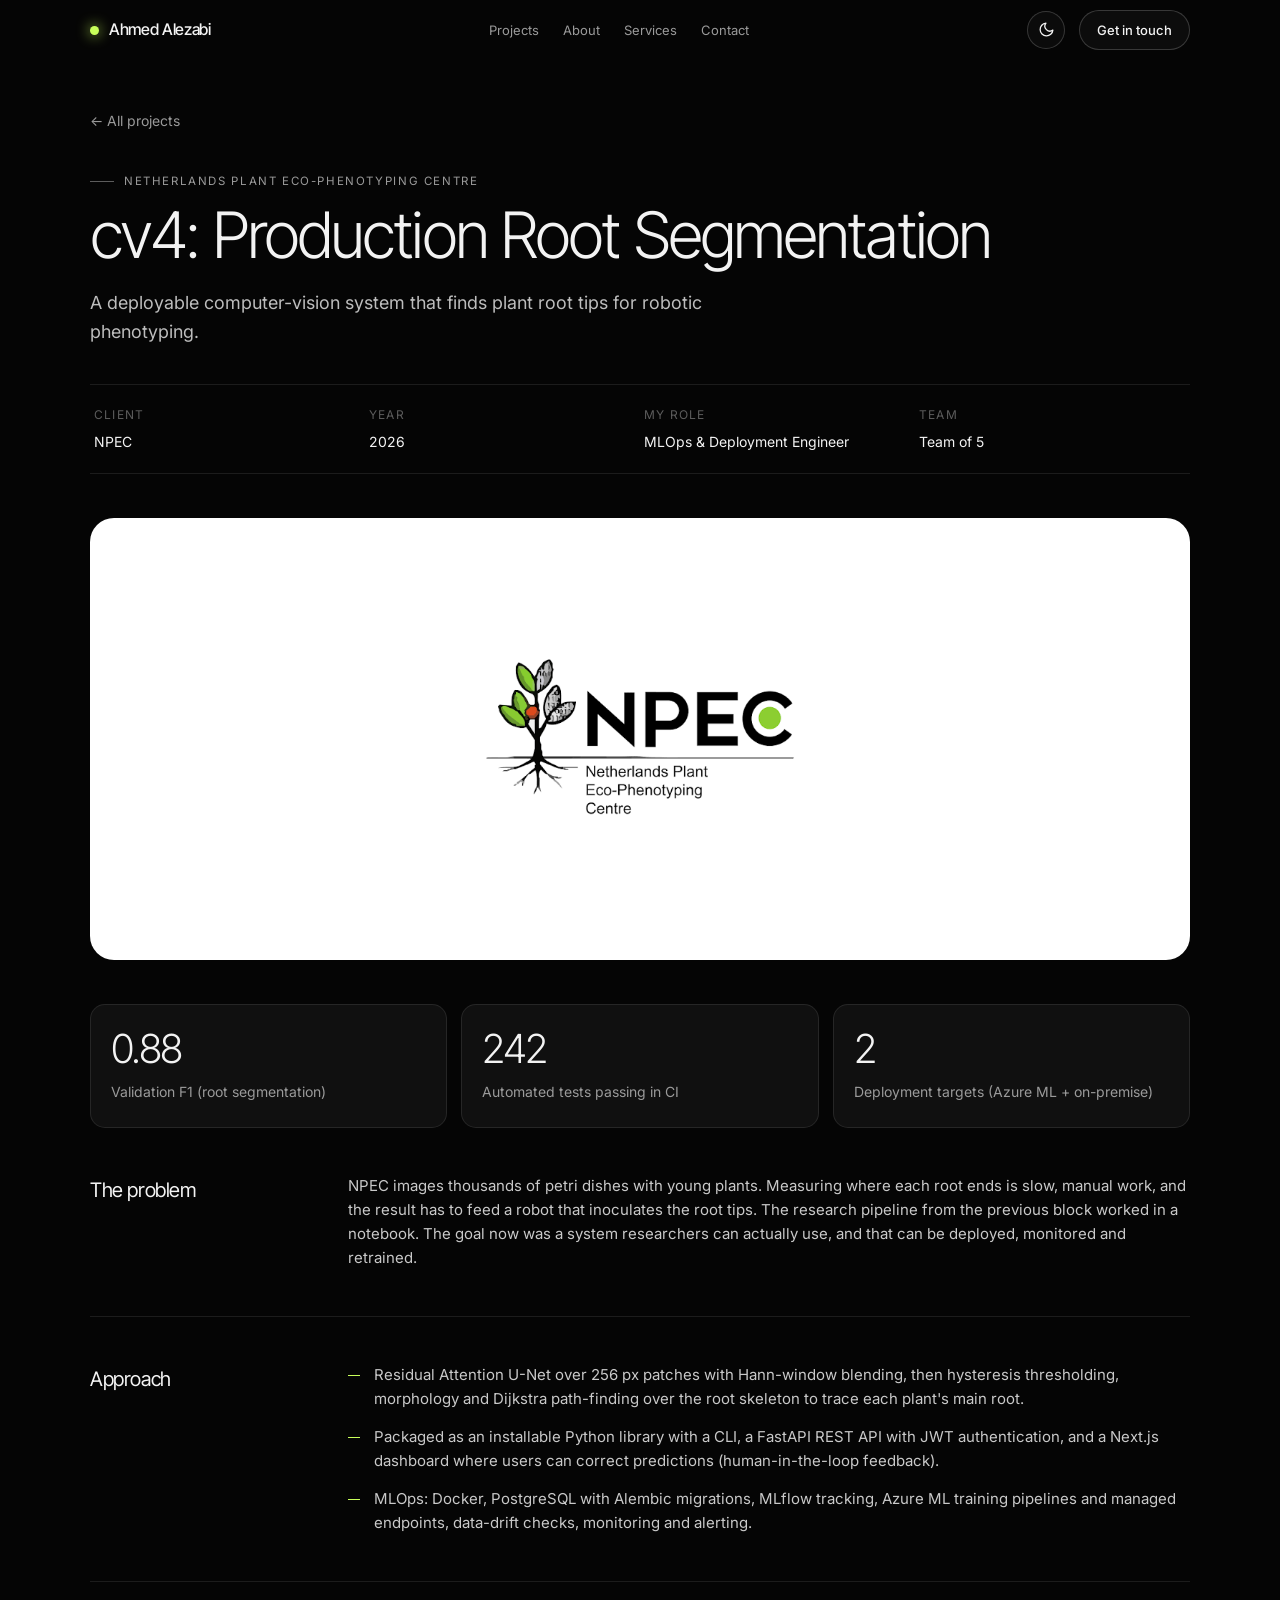
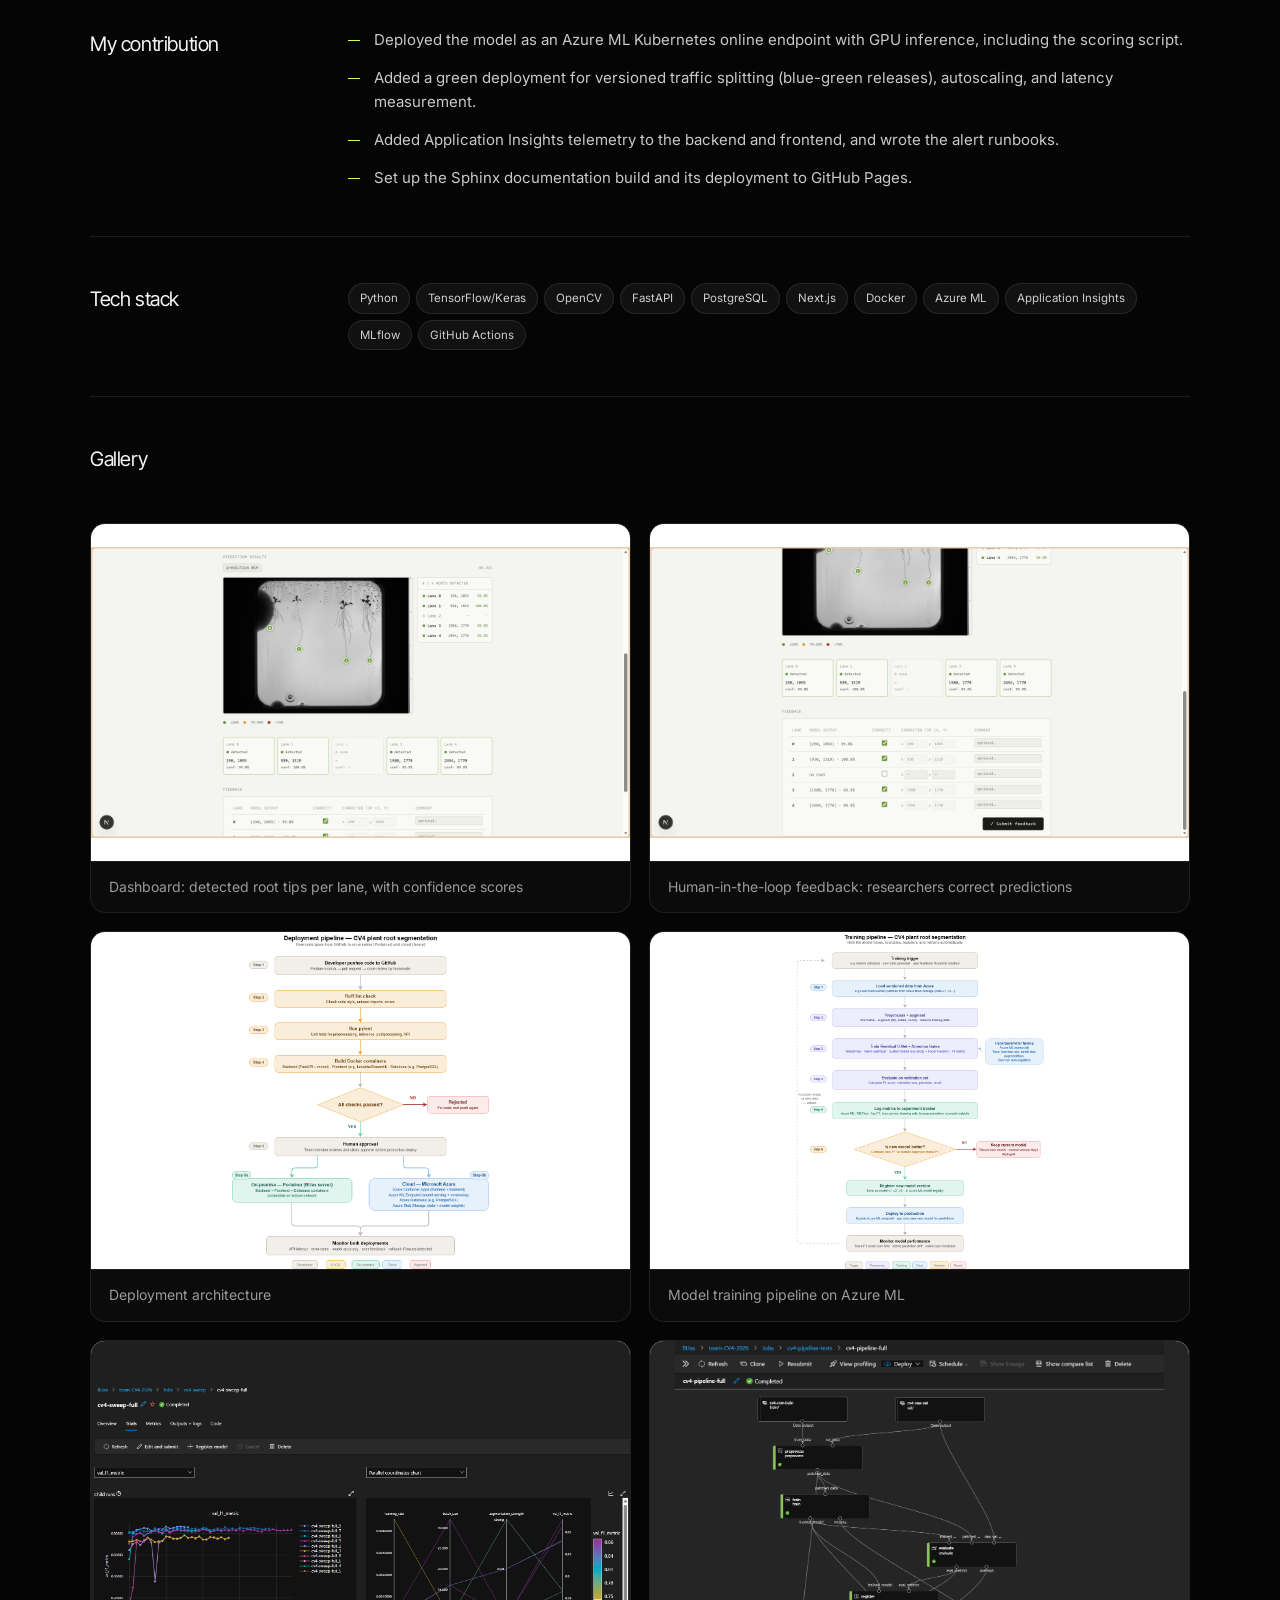
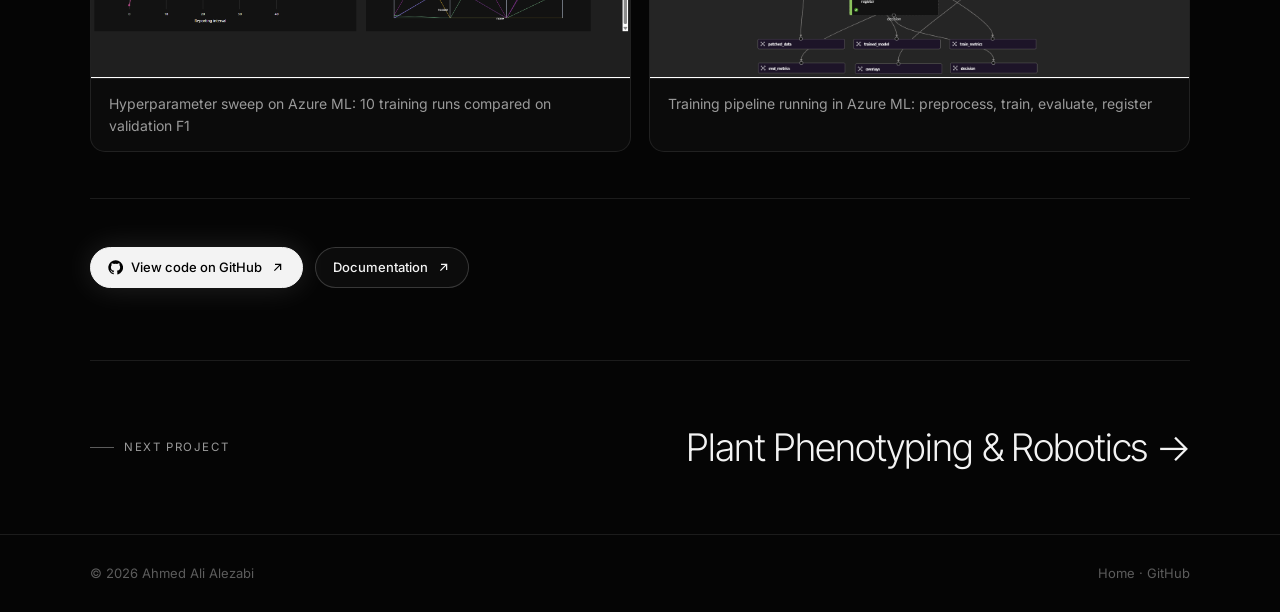
<file: project.html>
<!doctype html>
<html lang="en">
<head>
  <meta charset="utf-8" />
  <meta name="viewport" content="width=device-width, initial-scale=1" />
  <title>Case study · Ahmed Alezabi</title>
  <meta name="description" content="Project case study by Ahmed Ali Alezabi, AI & ML engineer." />
  <link rel="icon" href="data:image/svg+xml,<svg xmlns='http://www.w3.org/2000/svg' viewBox='0 0 32 32'><rect width='32' height='32' rx='8' fill='%23050505'/><circle cx='16' cy='16' r='5' fill='%23c8ff5a'/></svg>" />
  <link rel="preconnect" href="https://fonts.googleapis.com" />
  <link rel="preconnect" href="https://fonts.gstatic.com" crossorigin />
  <link href="https://fonts.googleapis.com/css2?family=Inter:wght@400;500;600&family=Inter+Tight:wght@200;300;400;500&display=swap" rel="stylesheet" />
  <link rel="stylesheet" href="css/style.css?v=202610311429" />
  <script>try { if (localStorage.getItem("theme") === "light") document.documentElement.dataset.theme = "light"; } catch (e) {}</script>
</head>
<body>
  <header class="nav" id="nav">
    <div class="wrap">
      <a href="index.html" class="brand"><span class="brand-dot"></span>Ahmed Alezabi</a>
      <nav class="nav-links" id="navLinks">
        <a href="index.html#projects">Projects</a>
        <a href="index.html#about">About</a>
        <a href="index.html#services">Services</a>
        <a href="index.html#contact">Contact</a>
      </nav>
      <div class="nav-cta">
        <button class="theme-toggle" id="themeToggle" type="button" aria-label="Switch to day mode" title="Day / night"><svg class="moon" viewBox="0 0 24 24" fill="none" stroke="currentColor" stroke-width="1.8" stroke-linecap="round" stroke-linejoin="round"><path d="M21 12.8A9 9 0 1 1 11.2 3a7 7 0 0 0 9.8 9.8Z"/></svg><svg class="sun" viewBox="0 0 24 24" fill="none" stroke="currentColor" stroke-width="1.8" stroke-linecap="round"><circle cx="12" cy="12" r="4"/><path d="M12 2v2M12 20v2M4.9 4.9l1.4 1.4M17.7 17.7l1.4 1.4M2 12h2M20 12h2M4.9 19.1l1.4-1.4M17.7 6.3l1.4-1.4"/></svg></button>
        <a class="btn" href="index.html#contact">Get in touch</a>
        <button class="menu-btn" id="menuBtn" aria-label="Open menu">☰</button>
      </div>
    </div>
  </header>

  <main id="caseStudy"></main>

  <div class="lightbox" id="lightbox" role="dialog" aria-label="Image preview"><img alt="" /></div>

  <footer>
    <div class="wrap">
      <span>© <span id="year"></span> Ahmed Ali Alezabi</span>
      <span><a href="index.html">Home</a> · <a href="https://github.com/AhmedAlezabi1" target="_blank" rel="noopener">GitHub</a></span>
    </div>
  </footer>

  <script src="js/projects.js?v=202610311429"></script>
  <script src="js/main.js?v=202610311429"></script>
</body>
</html>
</file>
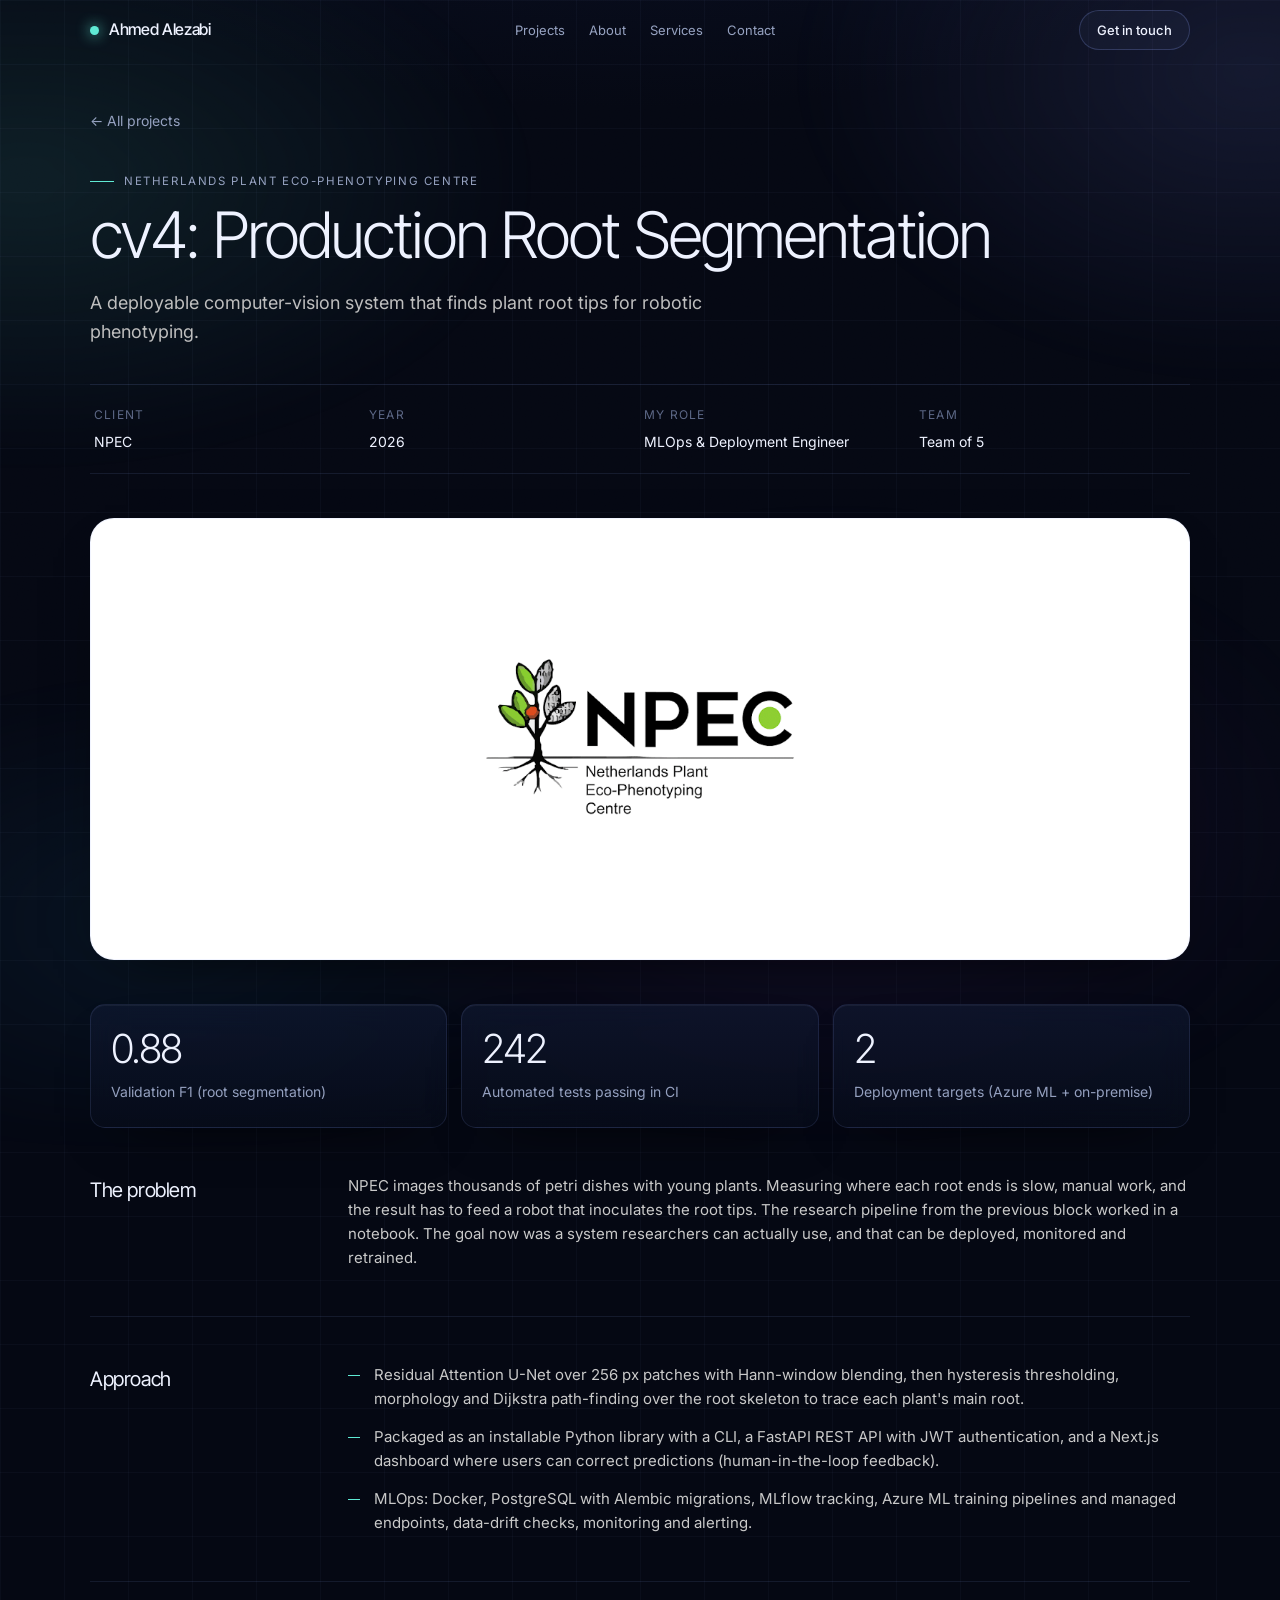
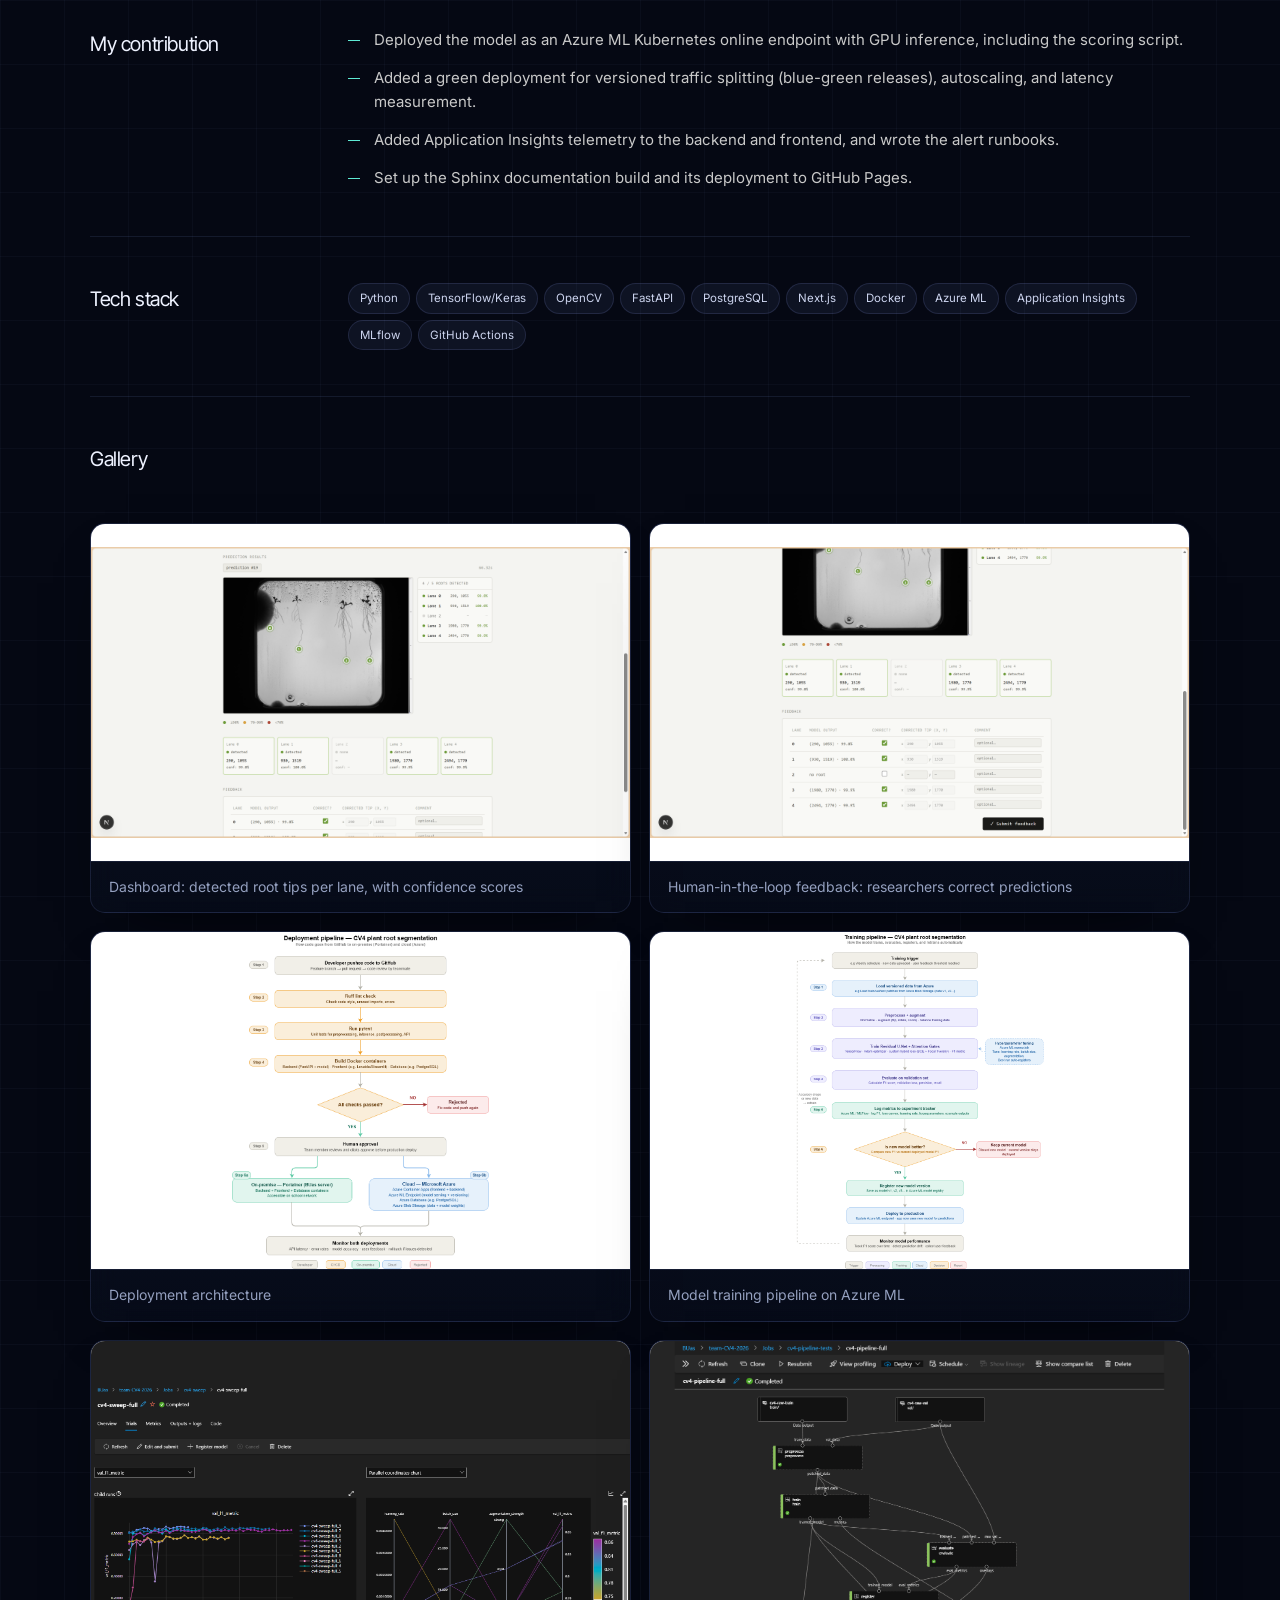
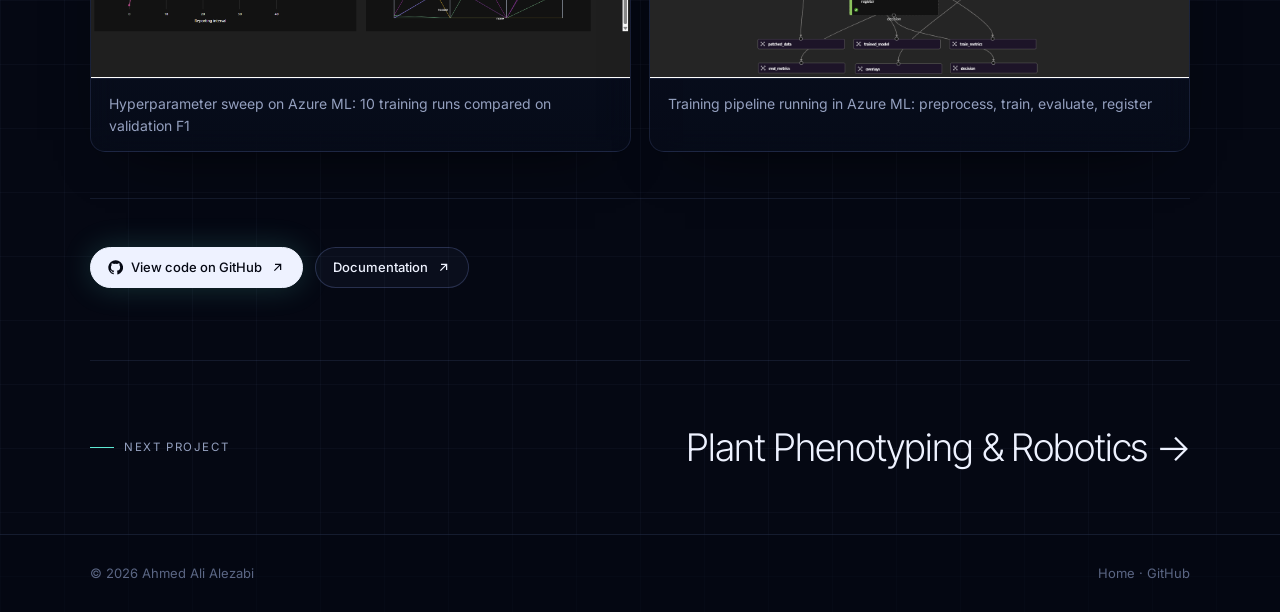
<file: v2/project.html>
<!doctype html>
<html lang="en">
<head>
  <meta charset="utf-8" />
  <meta name="viewport" content="width=device-width, initial-scale=1" />
  <title>Case study · Ahmed Alezabi</title>
  <meta name="description" content="Project case study by Ahmed Ali Alezabi, AI & ML engineer." />
  <link rel="icon" href="data:image/svg+xml,<svg xmlns='http://www.w3.org/2000/svg' viewBox='0 0 32 32'><rect width='32' height='32' rx='8' fill='%23050813'/><circle cx='16' cy='16' r='5' fill='%235eead4'/></svg>" />
  <link rel="preconnect" href="https://fonts.googleapis.com" />
  <link rel="preconnect" href="https://fonts.gstatic.com" crossorigin />
  <link href="https://fonts.googleapis.com/css2?family=Inter:wght@400;500;600&family=Inter+Tight:wght@200;300;400;500&display=swap" rel="stylesheet" />
  <link rel="stylesheet" href="../css/style.css?v=202610311429" />
  <link rel="stylesheet" href="css/theme.css?v=202610311429" />
</head>
<body>
  <header class="nav" id="nav">
    <div class="wrap">
      <a href="index.html" class="brand"><span class="brand-dot"></span>Ahmed Alezabi</a>
      <nav class="nav-links" id="navLinks">
        <a href="index.html#projects">Projects</a>
        <a href="index.html#about">About</a>
        <a href="index.html#services">Services</a>
        <a href="index.html#contact">Contact</a>
      </nav>
      <div class="nav-cta">
        <a class="btn" href="index.html#contact">Get in touch</a>
        <button class="menu-btn" id="menuBtn" aria-label="Open menu">☰</button>
      </div>
    </div>
  </header>

  <main id="caseStudy"></main>

  <div class="lightbox" id="lightbox" role="dialog" aria-label="Image preview"><img alt="" /></div>

  <footer>
    <div class="wrap">
      <span>© <span id="year"></span> Ahmed Ali Alezabi</span>
      <span><a href="index.html">Home</a> · <a href="https://github.com/AhmedAlezabi1" target="_blank" rel="noopener">GitHub</a></span>
    </div>
  </footer>

  <script src="../js/projects.js?v=202610311429"></script>
  <script>window.ASSET_BASE = "../";</script>
  <script src="../js/main.js?v=202610311429"></script>
</body>
</html>
</file>
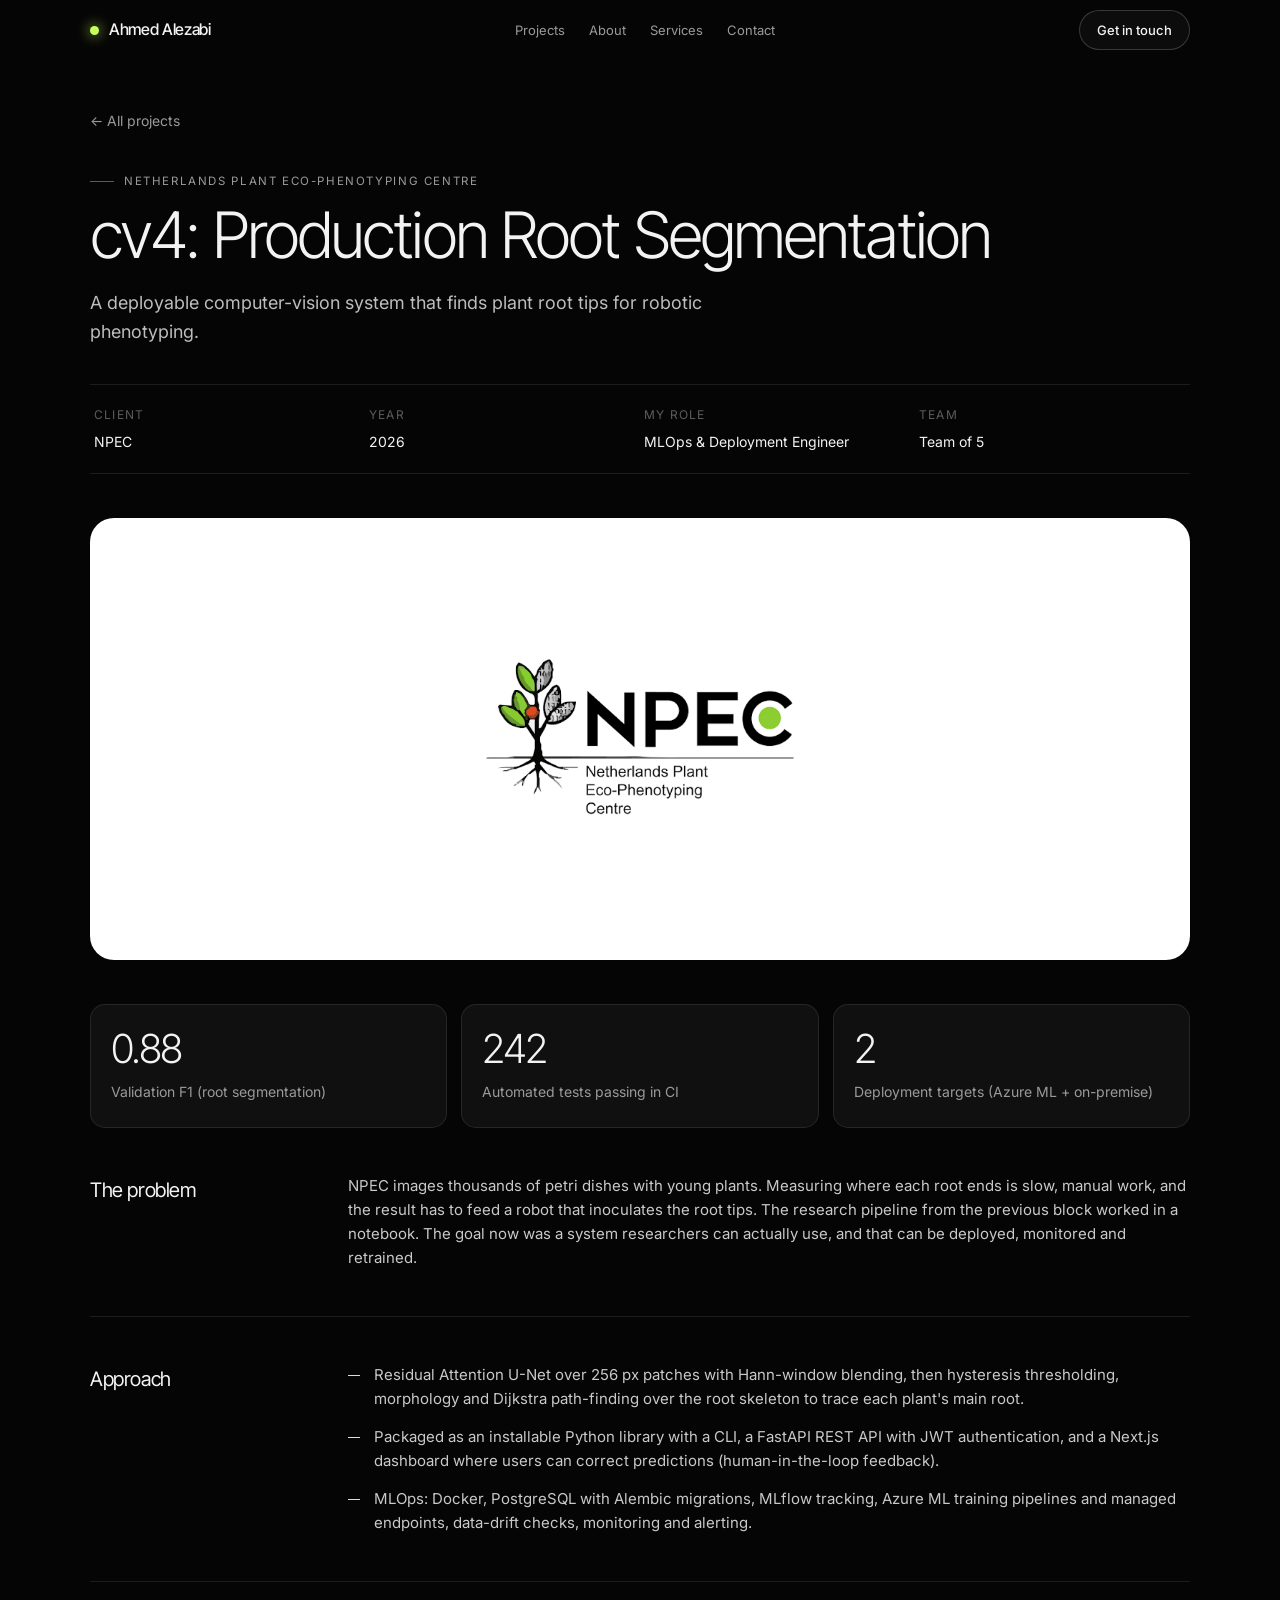
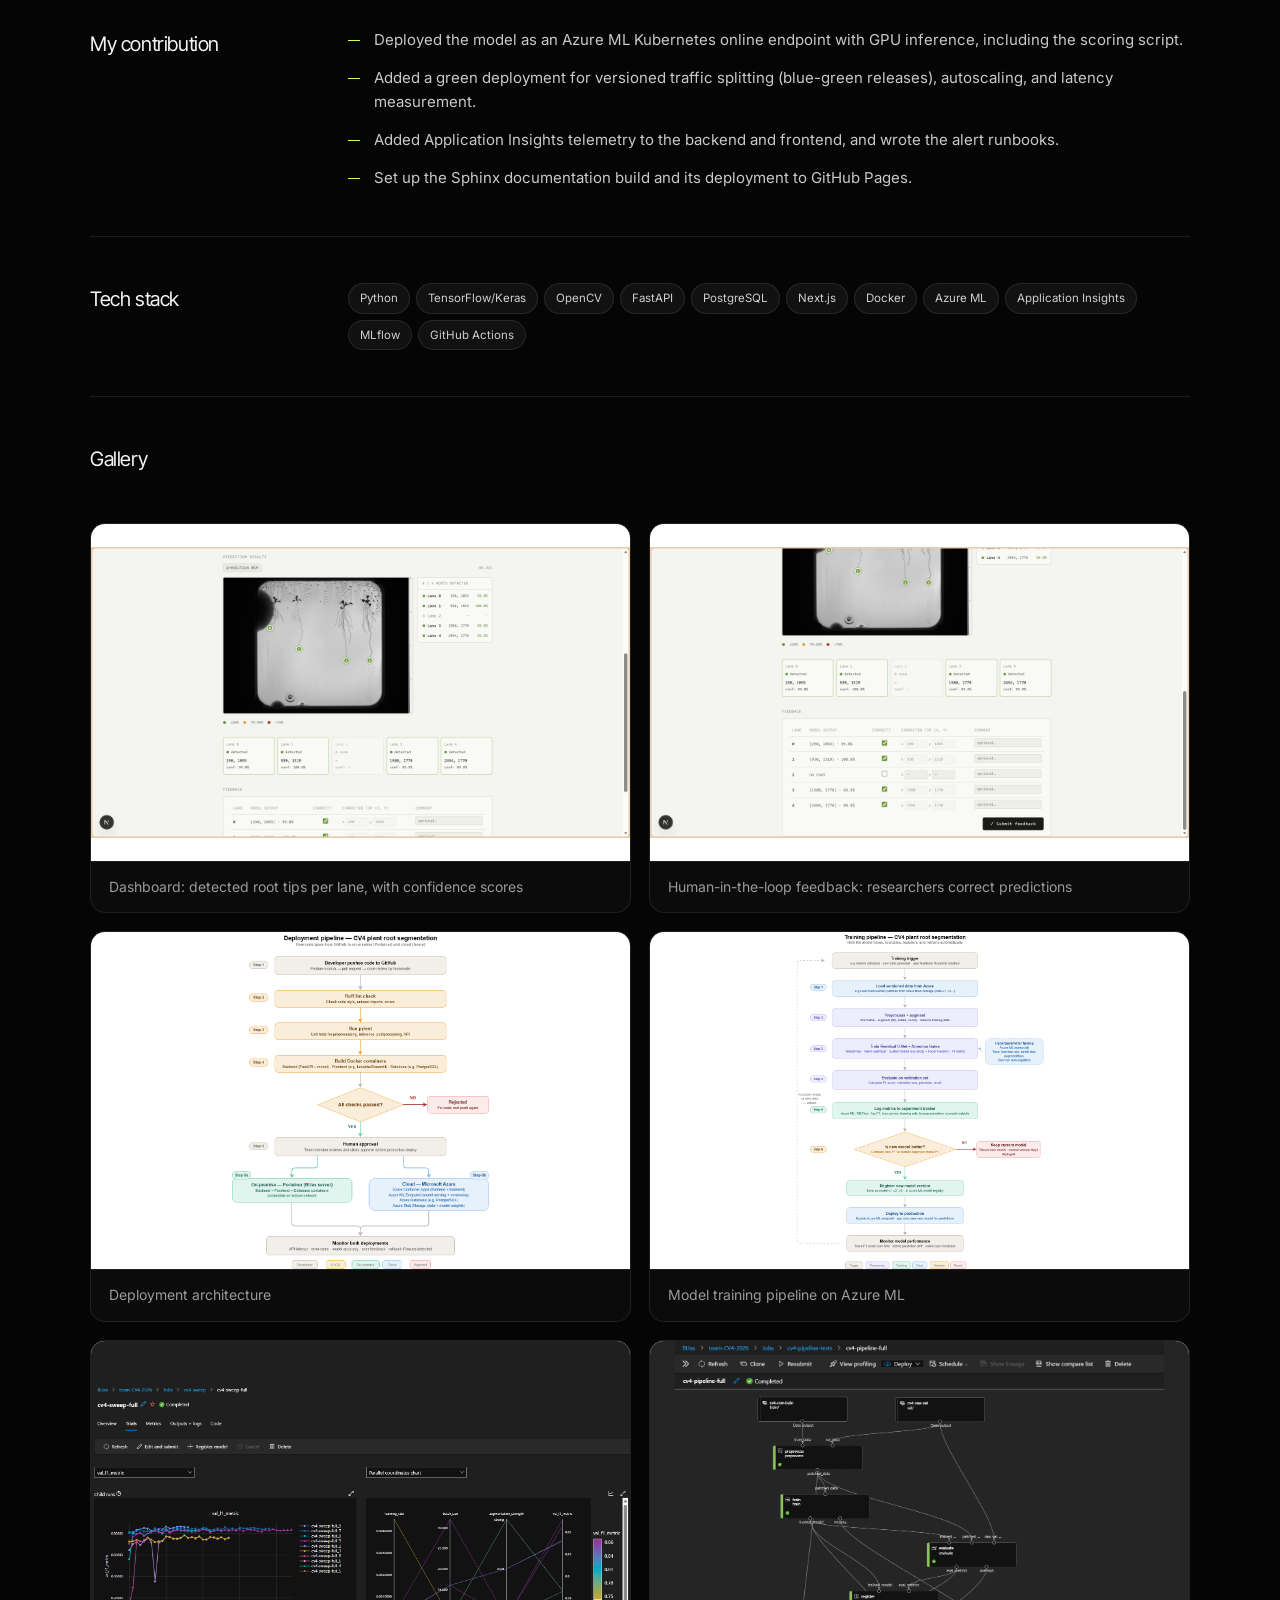
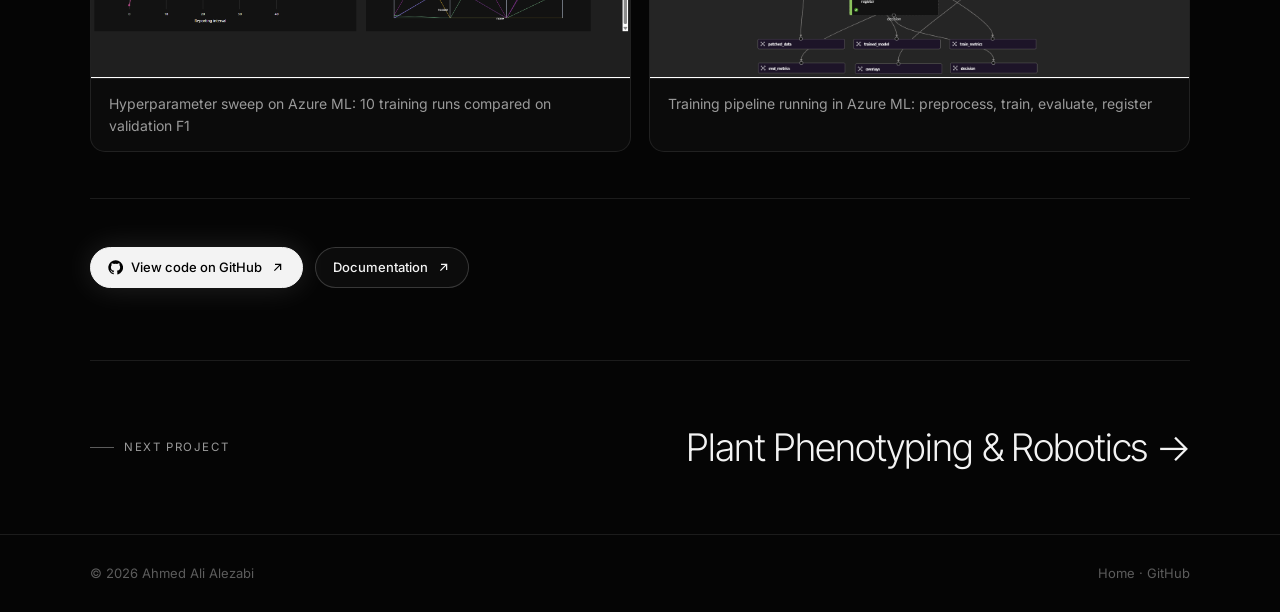
<file: v4/project.html>
<!doctype html>
<html lang="en">
<head>
  <meta charset="utf-8" />
  <meta name="viewport" content="width=device-width, initial-scale=1" />
  <title>Case study · Ahmed Alezabi</title>
  <meta name="description" content="Project case study by Ahmed Ali Alezabi, AI & ML engineer." />
  <link rel="icon" href="data:image/svg+xml,<svg xmlns='http://www.w3.org/2000/svg' viewBox='0 0 32 32'><rect width='32' height='32' rx='8' fill='%23050505'/><circle cx='16' cy='16' r='5' fill='%23c8ff5a'/></svg>" />
  <link rel="preconnect" href="https://fonts.googleapis.com" />
  <link rel="preconnect" href="https://fonts.gstatic.com" crossorigin />
  <link href="https://fonts.googleapis.com/css2?family=Inter:wght@400;500;600&family=Inter+Tight:wght@200;300;400;500&display=swap" rel="stylesheet" />
  <link rel="stylesheet" href="../css/style.css?v=202610112141" />
</head>
<body>
  <header class="nav" id="nav">
    <div class="wrap">
      <a href="index.html" class="brand"><span class="brand-dot"></span>Ahmed Alezabi</a>
      <nav class="nav-links" id="navLinks">
        <a href="index.html#projects">Projects</a>
        <a href="index.html#about">About</a>
        <a href="index.html#services">Services</a>
        <a href="index.html#contact">Contact</a>
      </nav>
      <div class="nav-cta">
        <a class="btn" href="index.html#contact">Get in touch</a>
        <button class="menu-btn" id="menuBtn" aria-label="Open menu">☰</button>
      </div>
    </div>
  </header>

  <main id="caseStudy"></main>

  <div class="lightbox" id="lightbox" role="dialog" aria-label="Image preview"><img alt="" /></div>

  <footer>
    <div class="wrap">
      <span>© <span id="year"></span> Ahmed Ali Alezabi</span>
      <span><a href="index.html">Home</a> · <a href="https://github.com/AhmedAlezabi1" target="_blank" rel="noopener">GitHub</a></span>
    </div>
  </footer>

  <script src="../js/projects.js?v=202610112141"></script>
  <script>window.ASSET_BASE = "../";</script>
  <script src="../js/main.js?v=202610112141"></script>
</body>
</html>
</file>
<file: css/style.css>
:root {
  --bg: #050505;
  --bg-2: #0c0c0c;
  --card: #101010;
  --fg: #f3f3f3;
  --muted: #9a9a9a;
  --faint: #5c5c5c;
  --line: rgba(255, 255, 255, 0.09);
  --line-strong: rgba(255, 255, 255, 0.18);
  --accent: #c8ff5a;
  --radius: 18px;
  --max: 1180px;
  --font-display: "Inter Tight", "Inter", system-ui, sans-serif;
  --font-body: "Inter", system-ui, -apple-system, "Segoe UI", sans-serif;
}

* { box-sizing: border-box; margin: 0; padding: 0; }
html { scroll-behavior: smooth; }
@media (prefers-reduced-motion: reduce) { html { scroll-behavior: auto; } }

body {
  background: var(--bg);
  color: var(--fg);
  font-family: var(--font-body);
  font-size: 16px;
  line-height: 1.6;
  -webkit-font-smoothing: antialiased;
  overflow-x: hidden;
}

img { max-width: 100%; display: block; }
a { color: inherit; text-decoration: none; }
::selection { background: var(--accent); color: #000; }

.wrap { width: min(var(--max), 100% - 32px); margin-inline: auto; }
.section { padding: 120px 0; border-top: 1px dashed var(--line); }
.eyebrow {
  font-size: 13px; letter-spacing: 0.14em; text-transform: uppercase;
  color: var(--muted); margin-bottom: 18px; display: flex; align-items: center; gap: 10px;
}
.eyebrow::before { content: ""; width: 24px; height: 1px; background: var(--faint); }
.h2 {
  font-family: var(--font-display); font-weight: 300;
  font-size: clamp(36px, 5.5vw, 64px); line-height: 1.05; letter-spacing: -0.03em;
}
.lead { color: var(--muted); max-width: 560px; margin-top: 18px; font-size: 17px; }

/* ---------- Navigation ---------- */
.nav {
  position: fixed; inset: 0 0 auto 0; z-index: 50;
  transition: background 0.3s, border-color 0.3s, backdrop-filter 0.3s;
  border-bottom: 1px solid transparent;
}
.nav.scrolled { background: rgba(5, 5, 5, 0.72); backdrop-filter: blur(14px); border-color: var(--line); }
.nav .wrap { display: flex; align-items: center; justify-content: space-between; height: 72px; }
.brand { font-family: var(--font-display); font-weight: 500; font-size: 18px; letter-spacing: -0.02em; display: flex; align-items: center; gap: 10px; }
.brand-dot { width: 9px; height: 9px; border-radius: 50%; background: var(--accent); box-shadow: 0 0 14px var(--accent); }
.nav-links { display: flex; gap: 30px; font-size: 14px; color: var(--muted); }
.nav-links a:hover { color: var(--fg); }
.nav-cta { display: flex; align-items: center; gap: 14px; }
.menu-btn { display: none; background: none; border: 1px solid var(--line-strong); color: var(--fg); border-radius: 999px; width: 40px; height: 40px; cursor: pointer; }

/* ---------- Buttons ---------- */
.btn {
  display: inline-flex; align-items: center; gap: 8px;
  padding: 12px 22px; border-radius: 999px; font-size: 14px; font-weight: 500;
  border: 1px solid var(--line-strong); background: rgba(255, 255, 255, 0.03);
  transition: transform 0.2s, background 0.2s, border-color 0.2s, box-shadow 0.2s;
  cursor: pointer; color: var(--fg); white-space: nowrap;
}
.btn:hover { transform: translateY(-2px); border-color: rgba(255, 255, 255, 0.4); background: rgba(255, 255, 255, 0.07); }
.btn-primary { background: var(--fg); color: #000; border-color: var(--fg); box-shadow: 0 0 30px rgba(255, 255, 255, 0.12); }
.btn-primary:hover { background: #fff; box-shadow: 0 0 40px rgba(255, 255, 255, 0.25); }
.btn svg { width: 15px; height: 15px; }

/* ---------- Hero ---------- */
.hero { position: relative; min-height: 100svh; display: grid; place-items: center; text-align: center; overflow: hidden; padding: 120px 0 80px; }
#smoke { position: absolute; inset: 0; width: 100%; height: 100%; z-index: 0; opacity: 0.9; }
.hero::after { content: ""; position: absolute; inset: auto 0 0 0; height: 220px; background: linear-gradient(transparent, var(--bg)); z-index: 1; pointer-events: none; }
.hero-inner { position: relative; z-index: 2; display: flex; flex-direction: column; align-items: center; }
.pill {
  display: inline-flex; align-items: center; gap: 10px; padding: 8px 16px; border-radius: 999px;
  border: 1px solid var(--line-strong); background: rgba(10, 10, 10, 0.6); backdrop-filter: blur(8px);
  font-size: 13px; color: #ddd;
}
.pulse { width: 7px; height: 7px; border-radius: 50%; background: var(--accent); position: relative; }
.pulse::after { content: ""; position: absolute; inset: -4px; border-radius: 50%; border: 1px solid var(--accent); animation: pulse 2s infinite; }
@keyframes pulse { from { transform: scale(0.6); opacity: 1; } to { transform: scale(1.8); opacity: 0; } }
.hero h1 {
  font-family: var(--font-display); font-weight: 300;
  font-size: clamp(44px, 8vw, 104px); line-height: 0.98; letter-spacing: -0.045em;
  max-width: 980px; margin: 28px auto 24px; text-shadow: 0 4px 40px rgba(0, 0, 0, 0.6);
}
.hero h1 em { font-style: normal; color: transparent; -webkit-text-stroke: 1px rgba(255, 255, 255, 0.75); }
.hero p { color: #bdbdbd; max-width: 560px; font-size: 17px; }
.hero-actions { display: flex; gap: 12px; margin-top: 34px; flex-wrap: wrap; justify-content: center; }
.scroll-hint { display: flex; align-items: center; gap: 16px; margin-top: 64px; color: var(--muted); font-size: 12px; }
.scroll-hint .line { width: 110px; height: 1px; background: var(--line-strong); }
.mouse { width: 18px; height: 28px; border: 1.5px solid var(--muted); border-radius: 10px; position: relative; }
.mouse::after { content: ""; position: absolute; left: 50%; top: 6px; width: 2px; height: 6px; margin-left: -1px; background: var(--fg); border-radius: 2px; animation: wheel 1.6s infinite; }
@keyframes wheel { 0% { opacity: 1; transform: translateY(0); } 100% { opacity: 0; transform: translateY(8px); } }

/* ---------- Tech marquee ---------- */
.marquee { position: relative; z-index: 2; margin-top: 56px; width: min(760px, 100vw - 32px); overflow: hidden; mask-image: linear-gradient(90deg, transparent, #000 15%, #000 85%, transparent); }
.marquee-track { display: flex; gap: 56px; width: max-content; animation: marquee 32s linear infinite; }
.marquee-track span { display: inline-flex; align-items: center; gap: 10px; color: #8f8f8f; font-size: 15px; font-weight: 500; }
.marquee-track img { width: 20px; height: 20px; filter: invert(0.6); }
@keyframes marquee { to { transform: translateX(-50%); } }
@media (prefers-reduced-motion: reduce) { .marquee-track { animation: none; } }

/* ---------- Projects ---------- */
.section-head { display: flex; justify-content: space-between; align-items: end; gap: 24px; margin-bottom: 56px; flex-wrap: wrap; }
.grid { display: grid; grid-template-columns: repeat(3, 1fr); gap: 18px; }
.card {
  position: relative; display: flex; flex-direction: column; border-radius: var(--radius);
  background: var(--card); border: 1px solid var(--line); overflow: hidden;
  transition: transform 0.35s cubic-bezier(.2, .8, .2, 1), border-color 0.35s;
}
.card:hover { transform: translateY(-6px); border-color: var(--line-strong); }
.card.featured { grid-column: span 2; }
.cover { position: relative; aspect-ratio: 4 / 3; overflow: hidden; background: #0a0a0a; }
.card.featured .cover { aspect-ratio: 16 / 9.8; }
.cover img { width: 100%; height: 100%; object-fit: cover; filter: grayscale(1) contrast(1.05); transition: filter 0.5s, transform 0.6s; }
.cover.logo { background: #fff; display: grid; place-items: center; }
.cover.logo img { width: 62%; height: 62%; object-fit: contain; }
.card:hover .cover img { filter: grayscale(0); transform: scale(1.04); }
.cover.type { display: grid; place-items: center; background: radial-gradient(120% 90% at 30% 20%, #1d1d1d, #070707); }
.cover.type span { font-family: var(--font-display); font-weight: 200; font-size: clamp(80px, 11vw, 150px); letter-spacing: -0.06em; color: transparent; -webkit-text-stroke: 1px rgba(255, 255, 255, 0.45); transition: -webkit-text-stroke-color 0.4s; }
.card:hover .cover.type span { -webkit-text-stroke-color: var(--accent); }
.case-pill {
  position: absolute; left: 14px; right: 14px; bottom: 14px; padding: 11px; border-radius: 999px; text-align: center;
  font-size: 13px; font-weight: 500; background: rgba(8, 8, 8, 0.78); backdrop-filter: blur(10px);
  border: 1px solid var(--line-strong); color: #eee; transform: translateY(8px); opacity: 0.88; transition: transform 0.3s, opacity 0.3s;
}
.card:hover .case-pill { transform: translateY(0); opacity: 1; }
.card-body { padding: 20px 22px 24px; display: flex; flex-direction: column; gap: 8px; flex: 1; }
.card-meta { display: flex; justify-content: space-between; font-size: 12px; color: var(--muted); letter-spacing: 0.04em; text-transform: uppercase; }
.card h3 { font-family: var(--font-display); font-weight: 500; font-size: 21px; letter-spacing: -0.02em; line-height: 1.2; }
.card p { color: var(--muted); font-size: 14.5px; }
.tags { display: flex; flex-wrap: wrap; gap: 6px; margin-top: auto; padding-top: 10px; }
.tag { font-size: 12px; padding: 5px 11px; border-radius: 999px; background: rgba(255, 255, 255, 0.05); border: 1px solid var(--line); color: #cfcfcf; }

/* ---------- About ---------- */
.about { display: grid; grid-template-columns: 1.1fr 0.9fr; gap: 64px; align-items: start; }
.about .bio { color: #c4c4c4; font-size: 17px; margin-top: 22px; max-width: 520px; }
.chips { display: flex; flex-wrap: wrap; gap: 8px; margin: 30px 0; padding: 26px 0; border-block: 1px solid var(--line); }
.chip { font-size: 13px; padding: 7px 13px; border-radius: 9px; background: #151515; border: 1px solid var(--line); color: #d6d6d6; }
.timeline { display: flex; flex-direction: column; }
.tl-row { display: grid; grid-template-columns: 1fr 1.3fr auto; gap: 16px; padding: 15px 4px; border-bottom: 1px solid var(--line); font-size: 14px; transition: background 0.2s; }
.tl-row:hover { background: rgba(255, 255, 255, 0.025); }
.tl-row .role { color: var(--fg); }
.tl-row .where { color: var(--muted); }
.tl-row .when { color: var(--muted); font-variant-numeric: tabular-nums; }
.tl-row.now .when { color: var(--accent); }
.photo { position: relative; border-radius: 24px; overflow: hidden; border: 1px dashed var(--line-strong); aspect-ratio: 4 / 5; background: #111; }
.photo img { width: 100%; height: 100%; object-fit: cover; filter: grayscale(1) contrast(1.05); transition: filter 0.6s; }
.photo:hover img { filter: grayscale(0); }
.photo-tag { position: absolute; left: 16px; bottom: 16px; }
.monogram {
  width: 100%; height: 100%; display: grid; place-items: center;
  background: radial-gradient(110% 80% at 30% 20%, #202020, #070707);
  font-family: var(--font-display); font-weight: 200; font-size: clamp(120px, 16vw, 220px); letter-spacing: -0.06em;
  color: transparent; -webkit-text-stroke: 1px rgba(255, 255, 255, 0.5);
}

/* ---------- Stats ---------- */
.stats { display: grid; grid-template-columns: repeat(4, 1fr); border: 1px solid var(--line); border-radius: var(--radius); overflow: hidden; }
.stat { padding: 34px 28px; border-right: 1px solid var(--line); }
.stat:last-child { border-right: 0; }
.stat b { display: block; font-family: var(--font-display); font-weight: 300; font-size: clamp(40px, 5vw, 58px); letter-spacing: -0.04em; line-height: 1; }
.stat span { color: var(--muted); font-size: 14px; display: block; margin-top: 10px; }

/* ---------- Services ---------- */
.services { display: grid; grid-template-columns: repeat(4, 1fr); gap: 18px; }
.service { padding: 28px 24px 30px; border-radius: var(--radius); background: var(--card); border: 1px solid var(--line); transition: border-color 0.3s, transform 0.3s; }
.service:hover { border-color: var(--line-strong); transform: translateY(-4px); }
.service .ic { width: 44px; height: 44px; border-radius: 12px; display: grid; place-items: center; background: #171717; border: 1px solid var(--line); margin-bottom: 22px; }
.service .ic svg { width: 22px; height: 22px; stroke: var(--fg); }
.service h3 { font-family: var(--font-display); font-weight: 500; font-size: 19px; letter-spacing: -0.02em; }
.service p { color: var(--muted); font-size: 14.5px; margin-top: 10px; }
.service ul { list-style: none; margin-top: 18px; display: flex; flex-wrap: wrap; gap: 6px; }
.service li { font-size: 12px; color: #bdbdbd; padding: 4px 10px; border-radius: 999px; border: 1px solid var(--line); }

/* ---------- Contact ---------- */
.contact { text-align: center; position: relative; overflow: hidden; }
.contact .h2 { font-size: clamp(44px, 8vw, 110px); }
.contact .lead { margin-inline: auto; }
.contact-actions { display: flex; gap: 12px; justify-content: center; margin-top: 36px; flex-wrap: wrap; }
.glow { position: absolute; left: 50%; top: 55%; width: 700px; height: 380px; transform: translate(-50%, -50%); background: radial-gradient(closest-side, rgba(200, 255, 90, 0.10), transparent); pointer-events: none; }

footer { border-top: 1px solid var(--line); padding: 28px 0; color: var(--faint); font-size: 13px; }
footer .wrap { display: flex; justify-content: space-between; gap: 16px; flex-wrap: wrap; }
footer a:hover { color: var(--fg); }

/* ---------- Case study page ---------- */
.cs-hero { padding: 140px 0 60px; }
.back { display: inline-flex; align-items: center; gap: 8px; color: var(--muted); font-size: 14px; margin-bottom: 40px; }
.back:hover { color: var(--fg); }
.cs-hero h1 { font-family: var(--font-display); font-weight: 300; font-size: clamp(40px, 7vw, 88px); line-height: 1; letter-spacing: -0.045em; max-width: 960px; }
.cs-hero .tagline { color: #bdbdbd; font-size: clamp(17px, 2vw, 21px); max-width: 720px; margin-top: 22px; }
.cs-meta { display: grid; grid-template-columns: repeat(4, 1fr); margin-top: 52px; border-block: 1px solid var(--line); }
.cs-meta div { padding: 20px 4px; }
.cs-meta small { display: block; color: var(--faint); font-size: 12px; text-transform: uppercase; letter-spacing: 0.1em; margin-bottom: 6px; }
.cs-cover { border-radius: 24px; overflow: hidden; border: 1px solid var(--line); background: #0b0b0b; }
.cs-cover img { width: 100%; max-height: 640px; object-fit: contain; margin-inline: auto; }
.cs-cover.logo { background: #fff; padding: 60px; }
.cs-cover.logo img { max-height: 320px; }
.cs-cover.type { display: grid; place-items: center; aspect-ratio: 21 / 8; background: radial-gradient(120% 90% at 30% 20%, #1d1d1d, #070707); }
.cs-cover.type span { font-family: var(--font-display); font-weight: 200; font-size: clamp(100px, 18vw, 240px); letter-spacing: -0.06em; color: transparent; -webkit-text-stroke: 1px rgba(255, 255, 255, 0.4); }
.metrics { display: grid; grid-template-columns: repeat(3, 1fr); gap: 18px; margin: 64px 0 0; }
.metric { padding: 30px 26px; border-radius: var(--radius); background: var(--card); border: 1px solid var(--line); }
.metric b { display: block; font-family: var(--font-display); font-weight: 300; font-size: clamp(38px, 4.6vw, 56px); letter-spacing: -0.04em; line-height: 1; }
.metric span { display: block; color: var(--muted); font-size: 14px; margin-top: 12px; }
.cs-block { display: grid; grid-template-columns: 260px 1fr; gap: 48px; padding: 64px 0; border-bottom: 1px solid var(--line); }
.cs-block h2 { font-family: var(--font-display); font-weight: 400; font-size: 26px; letter-spacing: -0.02em; }
.cs-block p, .cs-block li { color: #c9c9c9; font-size: 17px; }
.cs-block ul { list-style: none; display: flex; flex-direction: column; gap: 14px; }
.cs-block li { position: relative; padding-left: 26px; }
.cs-block li::before { content: ""; position: absolute; left: 0; top: 12px; width: 12px; height: 1px; background: var(--accent); }
.gallery { display: grid; grid-template-columns: repeat(2, 1fr); gap: 18px; }
.gallery figure { border-radius: var(--radius); overflow: hidden; border: 1px solid var(--line); background: #0b0b0b; cursor: zoom-in; }
.gallery figure img { width: 100%; aspect-ratio: 16 / 10; object-fit: contain; background: #fff; }
.gallery figcaption { padding: 14px 18px; color: var(--muted); font-size: 14px; border-top: 1px solid var(--line); }
.next { display: flex; justify-content: space-between; align-items: center; gap: 20px; padding: 56px 0; flex-wrap: wrap; }
.next a.big { font-family: var(--font-display); font-weight: 300; font-size: clamp(28px, 4.5vw, 52px); letter-spacing: -0.03em; transition: color 0.2s; }
.next a.big:hover { color: var(--accent); }
.lightbox { position: fixed; inset: 0; z-index: 100; background: rgba(0, 0, 0, 0.92); display: none; place-items: center; padding: 24px; cursor: zoom-out; }
.lightbox.open { display: grid; }
.lightbox img { max-width: min(1400px, 100%); max-height: 88vh; border-radius: 12px; background: #fff; }

/* ---------- Reveal on scroll ---------- */
.reveal { opacity: 0; transform: translateY(26px); transition: opacity 0.9s cubic-bezier(.2, .8, .2, 1), transform 0.9s cubic-bezier(.2, .8, .2, 1); }
.reveal.in { opacity: 1; transform: none; }
@media (prefers-reduced-motion: reduce) { .reveal { opacity: 1; transform: none; transition: none; } }

/* Headlines appear word by word, sliding up, when scrolled into view */
.split .w { display: inline-block; overflow: hidden; vertical-align: top; padding-bottom: 0.1em; margin-bottom: -0.1em; }
.split .w > span { display: inline-block; transform: translateY(105%); transition: transform 1s cubic-bezier(.2, .8, .2, 1); }
.split.in .w > span { transform: none; }
@media (prefers-reduced-motion: reduce) { .split .w > span { transform: none; transition: none; } }

/* ---------- Responsive ---------- */
@media (max-width: 1000px) {
  .grid { grid-template-columns: repeat(2, 1fr); }
  .services { grid-template-columns: repeat(2, 1fr); }
  .about { grid-template-columns: 1fr; gap: 48px; }
  .photo { max-width: 460px; }
  .stats { grid-template-columns: repeat(2, 1fr); }
  .stat:nth-child(2) { border-right: 0; }
  .stat:nth-child(-n + 2) { border-bottom: 1px solid var(--line); }
  .cs-block { grid-template-columns: 1fr; gap: 20px; }
}
@media (max-width: 720px) {
  .section { padding: 84px 0; }
  .nav-links { display: none; }
  .nav-links.open { display: flex; position: absolute; top: 72px; left: 16px; right: 16px; flex-direction: column; gap: 18px; padding: 22px; background: #0d0d0d; border: 1px solid var(--line); border-radius: 16px; }
  .menu-btn { display: inline-grid; place-items: center; }
  .nav-cta .btn { display: none; }
  .grid, .services, .metrics, .gallery { grid-template-columns: 1fr; }
  .card.featured { grid-column: auto; }
  .card.featured .cover { aspect-ratio: 4 / 3; }
  .tl-row { grid-template-columns: 1fr auto; }
  .tl-row .where { grid-column: 1 / -1; grid-row: 2; margin-top: -10px; }
  .cs-meta { grid-template-columns: repeat(2, 1fr); }
  .scroll-hint .line { width: 48px; }
}

/* ---------- Scale: "zoomed out" (about 25% smaller than the original design) ---------- */
:root { --max: 1100px; --radius: 15px; }
body { font-size: 14px; }
.nav .wrap { height: 60px; }
.brand { font-size: 16px; }
.nav-links { font-size: 13px; gap: 24px; }
.btn { padding: 9px 17px; font-size: 13px; }
.section { padding: 84px 0; }
.eyebrow { font-size: 11.5px; margin-bottom: 12px; }
.h2 { font-size: clamp(29px, 3.9vw, 48px); }
.lead { font-size: 15px; max-width: 500px; }
.section-head { margin-bottom: 40px; }
.hero { padding: 92px 0 56px; }
.hero h1 { font-size: clamp(36px, 5.8vw, 78px); margin: 20px auto 18px; max-width: 820px; }
.hero p { font-size: 15.5px; max-width: 500px; }
.hero-actions { margin-top: 26px; }
.scroll-hint { margin-top: 46px; }
.marquee { margin-top: 40px; }
.pill { font-size: 12px; padding: 6px 13px; }
.grid { gap: 14px; }
.card-body { padding: 16px 18px 20px; }
.card h3 { font-size: 18px; }
.card p { font-size: 13.5px; }
.case-pill { font-size: 12px; padding: 9px; }
.tag { font-size: 11.5px; }
.about { gap: 52px; }
.about .bio { font-size: 15px; }
.chips { margin: 22px 0; padding: 20px 0; }
.chip { font-size: 12px; }
.tl-row { font-size: 13px; padding: 12px 4px; }
.photo { max-width: 400px; justify-self: end; width: 100%; }
.stat { padding: 26px 22px; }
.stat b { font-size: clamp(30px, 3.6vw, 42px); }
.stat span { font-size: 13px; }
.services { gap: 14px; }
.service { padding: 22px 20px 24px; }
.service h3 { font-size: 17px; }
.service p { font-size: 13.5px; }
.contact .h2 { font-size: clamp(36px, 5.8vw, 78px); }
.cs-hero { padding: 110px 0 44px; }
.cs-hero h1 { font-size: clamp(32px, 5vw, 64px); }
.cs-hero .tagline { font-size: clamp(15px, 1.6vw, 18px); }
.cs-meta { margin-top: 38px; }
.metrics { margin-top: 44px; gap: 14px; }
.metric { padding: 24px 20px; }
.metric b { font-size: clamp(28px, 3.4vw, 40px); }
.cs-block { padding: 46px 0; grid-template-columns: 210px 1fr; }
.cs-block h2 { font-size: 20px; }
.cs-block p, .cs-block li { font-size: 15px; }
.next a.big { font-size: clamp(22px, 3.2vw, 38px); }
@media (max-width: 1000px) { .photo { justify-self: start; } }
@media (max-width: 720px) {
  .section { padding: 68px 0; }
  .cs-block { grid-template-columns: 1fr; }
}

/* =====================================================================
   Day mode (light theme). Only active when <html data-theme="light">,
   set by the sun/moon toggle in the nav. Night mode is the default above.
   ===================================================================== */
html[data-theme="light"] {
  --bg: #f4f3ef;
  --bg-2: #ebe9e3;
  --card: #ffffff;
  --fg: #131313;
  --muted: #5d5d5a;
  --faint: #9a9993;
  --line: rgba(0, 0, 0, 0.09);
  --line-strong: rgba(0, 0, 0, 0.18);
  --accent: #5f9e0c;
}
html[data-theme="light"] body { background: var(--bg); color: var(--fg); }
html[data-theme="light"] #smoke { filter: invert(1) contrast(0.9); opacity: 0.55; }
html[data-theme="light"] .nav.scrolled { background: rgba(244, 243, 239, 0.8); }
html[data-theme="light"] .nav-links.open { background: #fff; }
html[data-theme="light"] .brand-dot { box-shadow: 0 0 10px rgba(95, 158, 12, 0.5); }
html[data-theme="light"] .btn { background: rgba(0, 0, 0, 0.03); }
html[data-theme="light"] .btn:hover { background: rgba(0, 0, 0, 0.06); border-color: rgba(0, 0, 0, 0.35); }
html[data-theme="light"] .btn-primary { background: #131313; color: #fff; border-color: #131313; box-shadow: 0 8px 24px -10px rgba(0, 0, 0, 0.35); }
html[data-theme="light"] .btn-primary:hover { background: #000; }
html[data-theme="light"] .pill { background: rgba(255, 255, 255, 0.75); color: #333; }
html[data-theme="light"] .hero h1 { text-shadow: 0 4px 40px rgba(244, 243, 239, 0.8); }
html[data-theme="light"] .hero h1 em { -webkit-text-stroke-color: rgba(0, 0, 0, 0.75); }
html[data-theme="light"] .hero p, html[data-theme="light"] .about .bio,
html[data-theme="light"] .cs-hero .tagline { color: #444; }
html[data-theme="light"] .marquee-track span { color: #6b6b67; }
html[data-theme="light"] .marquee-track img { filter: none; opacity: 0.6; }
html[data-theme="light"] .card, html[data-theme="light"] .service, html[data-theme="light"] .metric { box-shadow: 0 1px 2px rgba(0, 0, 0, 0.04), 0 18px 40px -28px rgba(0, 0, 0, 0.25); }
html[data-theme="light"] .cover { background: #e9e8e3; }
html[data-theme="light"] .cover.logo, html[data-theme="light"] .cs-cover.logo { background: #fff; }
html[data-theme="light"] .cover.type, html[data-theme="light"] .cs-cover.type { background: radial-gradient(120% 90% at 30% 20%, #ffffff, #e6e5df); }
html[data-theme="light"] .cover.type span, html[data-theme="light"] .cs-cover.type span { -webkit-text-stroke-color: rgba(0, 0, 0, 0.35); }
html[data-theme="light"] .case-pill { background: rgba(255, 255, 255, 0.88); color: #131313; }
html[data-theme="light"] .tag { background: rgba(0, 0, 0, 0.04); color: #333; }
html[data-theme="light"] .chip { background: #fff; color: #333; }
html[data-theme="light"] .tl-row:hover { background: rgba(0, 0, 0, 0.03); }
html[data-theme="light"] .photo { background: #e9e8e3; }
html[data-theme="light"] .monogram { background: radial-gradient(110% 80% at 30% 20%, #ffffff, #e2e1db); -webkit-text-stroke-color: rgba(0, 0, 0, 0.45); }
html[data-theme="light"] .service .ic { background: #f1f0eb; }
html[data-theme="light"] .service li { color: #555; }
html[data-theme="light"] .glow { background: radial-gradient(closest-side, rgba(95, 158, 12, 0.12), transparent); }
html[data-theme="light"] .cs-cover, html[data-theme="light"] .gallery figure { background: #fff; }
html[data-theme="light"] .cs-block p, html[data-theme="light"] .cs-block li { color: #333; }

/* Day / night toggle button */
.theme-toggle {
  width: 38px; height: 38px; border-radius: 50%; display: inline-grid; place-items: center;
  border: 1px solid var(--line-strong); background: rgba(127, 127, 127, 0.06); color: var(--fg);
  cursor: pointer; transition: transform 0.25s, background 0.2s, border-color 0.2s;
}
.theme-toggle:hover { transform: rotate(-18deg); border-color: var(--fg); }
.theme-toggle svg { width: 17px; height: 17px; }
.theme-toggle .sun { display: none; }
html[data-theme="light"] .theme-toggle .sun { display: block; }
html[data-theme="light"] .theme-toggle .moon { display: none; }
/* Smooth colour fade while switching (added briefly by JS) */
html.theme-fade, html.theme-fade * { transition: background-color 0.45s ease, color 0.45s ease, border-color 0.45s ease, filter 0.45s ease, opacity 0.45s ease !important; }

/* Main page stats band with 3 items */
.stats.stats-3 { grid-template-columns: repeat(3, 1fr); }
.stats.stats-3 .stat:nth-child(2) { border-right: 1px solid var(--line); }
.stats.stats-3 .stat:last-child { border-right: 0; }
@media (max-width: 720px) { .stats.stats-3 { grid-template-columns: 1fr; } .stats.stats-3 .stat { border-right: 0; border-bottom: 1px solid var(--line); } .stats.stats-3 .stat:last-child { border-bottom: 0; } }

/* Services header: sentence sits directly under the heading */
.section-head--stacked { flex-direction: column; align-items: flex-start; gap: 14px; }
.section-head--stacked .lead { margin-top: 0; max-width: 560px; }
</file>
<file: v2/css/theme.css>
/* v2 colour theme: same structure as the main site, midnight-blue palette with an aqua accent.
   Loaded after ../css/style.css and only overrides colours and the hero background. */
:root {
  --bg: #050813;
  --bg-2: #0a1020;
  --card: #0b1222;
  --fg: #eef2ff;
  --muted: #94a0bf;
  --faint: #5b6684;
  --line: rgba(148, 170, 255, 0.11);
  --line-strong: rgba(148, 170, 255, 0.22);
  --accent: #5eead4;
  --accent-2: #818cf8;
}

::selection { background: var(--accent); color: #031512; }

/* Hero: aurora canvas + dot grid that lights up around the cursor */
#smoke { opacity: 1; }
.hero::before {
  content: ""; position: absolute; inset: 0; z-index: 1; pointer-events: none;
  background-image: radial-gradient(rgba(190, 205, 255, 0.3) 1px, transparent 1.3px);
  background-size: 26px 26px;
  -webkit-mask-image: radial-gradient(520px circle at var(--mx, 50%) var(--my, 40%), #000 0%, rgba(0, 0, 0, 0.45) 45%, rgba(0, 0, 0, 0.2) 75%);
          mask-image: radial-gradient(520px circle at var(--mx, 50%) var(--my, 40%), #000 0%, rgba(0, 0, 0, 0.45) 45%, rgba(0, 0, 0, 0.2) 75%);
}
.hero h1 { text-shadow: 0 6px 50px rgba(5, 8, 19, 0.75); }
.hero h1 em { -webkit-text-stroke-color: rgba(214, 255, 248, 0.85); }
.hero p { color: #c3cbe3; }
.pill { background: rgba(8, 13, 28, 0.62); border-color: rgba(148, 170, 255, 0.24); color: #dbe2ff; }
.brand-dot, .pulse { background: var(--accent); }
.brand-dot { box-shadow: 0 0 14px var(--accent); }
.pulse::after { border-color: var(--accent); }

/* Surfaces that were hard-coded near-black in the main theme */
.nav.scrolled { background: rgba(5, 8, 19, 0.74); }
.nav-links.open { background: #0a1020; }
.btn { background: rgba(148, 170, 255, 0.04); }
.btn:hover { background: rgba(148, 170, 255, 0.09); border-color: rgba(148, 170, 255, 0.45); }
.btn-primary { background: var(--fg); color: #050813; box-shadow: 0 0 30px rgba(94, 234, 212, 0.18); }
.btn-primary:hover { background: #fff; box-shadow: 0 0 44px rgba(94, 234, 212, 0.35); }
.cover { background: #070c18; }
.cover.type { background: radial-gradient(120% 90% at 30% 20%, #16223f, #060a16); }
.cover.type span { -webkit-text-stroke-color: rgba(190, 205, 255, 0.45); }
.case-pill { background: rgba(6, 10, 22, 0.8); }
.tag { background: rgba(148, 170, 255, 0.06); color: #cdd5ef; }
.chip { background: #0d1529; color: #d4dbf3; }
.photo { background: #0b1222; }
.monogram { background: radial-gradient(110% 80% at 30% 20%, #1a2647, #070b17); -webkit-text-stroke-color: rgba(190, 205, 255, 0.5); }
.service .ic { background: #111a31; }
.service li { color: #b8c2df; }
.stat b { background: linear-gradient(180deg, #fff, #b9c4ea); -webkit-background-clip: text; background-clip: text; color: transparent; }
.marquee-track span { color: #8d99ba; }
.marquee-track img { filter: invert(0.62) sepia(0.2) hue-rotate(190deg); }

/* Accent touches */
.eyebrow::before { background: var(--accent); }
.tl-row.now .when { color: var(--accent); }
.card:hover .cover.type span { -webkit-text-stroke-color: var(--accent); }
.glow { background: radial-gradient(closest-side, rgba(94, 234, 212, 0.12), rgba(129, 140, 248, 0.06), transparent); }
.cs-block li::before { background: var(--accent); }
.next a.big:hover { color: var(--accent); }

/* Case-study page */
.cs-cover, .gallery figure { background: #070c18; }
.metric { background: var(--card); }
.lightbox { background: rgba(3, 5, 12, 0.94); }

/* =====================================================================
   Refresh: slightly "zoomed out" scale + ambient background everywhere
   ===================================================================== */

/* ---------- Ambient background: grid + drifting aurora glows + grain ---------- */
html {
  background:
    linear-gradient(rgba(148, 170, 255, 0.035) 1px, transparent 1px) 0 0 / 64px 64px,
    linear-gradient(90deg, rgba(148, 170, 255, 0.035) 1px, transparent 1px) 0 0 / 64px 64px,
    radial-gradient(1200px 700px at 50% -10%, #0c1430 0%, transparent 70%),
    var(--bg);
}
body { background: transparent; }
body::before {
  content: ""; position: fixed; inset: -25%; z-index: -1; pointer-events: none;
  background:
    radial-gradient(38% 30% at 18% 30%, rgba(94, 234, 212, 0.10), transparent 70%),
    radial-gradient(34% 32% at 82% 22%, rgba(129, 140, 248, 0.13), transparent 70%),
    radial-gradient(40% 34% at 60% 78%, rgba(168, 85, 247, 0.09), transparent 70%),
    radial-gradient(30% 26% at 25% 85%, rgba(56, 189, 248, 0.07), transparent 70%);
  filter: blur(20px);
  animation: drift 38s ease-in-out infinite alternate;
}
@keyframes drift {
  0%   { transform: translate3d(0, 0, 0) rotate(0deg) scale(1); }
  50%  { transform: translate3d(-4%, 3%, 0) rotate(8deg) scale(1.06); }
  100% { transform: translate3d(3%, -2%, 0) rotate(-6deg) scale(1.02); }
}
body::after {
  content: ""; position: fixed; inset: 0; z-index: 90; pointer-events: none; opacity: 0.07; mix-blend-mode: overlay;
  background-image: url("data:image/svg+xml,%3Csvg xmlns='http://www.w3.org/2000/svg' width='180' height='180'%3E%3Cfilter id='n'%3E%3CfeTurbulence type='fractalNoise' baseFrequency='.85' numOctaves='2' stitchTiles='stitch'/%3E%3C/filter%3E%3Crect width='100%25' height='100%25' filter='url(%23n)'/%3E%3C/svg%3E");
}
@media (prefers-reduced-motion: reduce) { body::before { animation: none; } }

/* Hero aurora fades into the page instead of ending on a hard edge */
#smoke { -webkit-mask-image: linear-gradient(#000 62%, transparent 100%); mask-image: linear-gradient(#000 62%, transparent 100%); }
.hero::after { display: none; }

/* Section dividers: fading light lines */
.section { border-top: 0; position: relative; }
.section::before {
  content: ""; position: absolute; top: 0; left: 50%; transform: translateX(-50%);
  width: min(var(--max), 100% - 32px); height: 1px;
  background: linear-gradient(90deg, transparent, rgba(148, 170, 255, 0.28), rgba(94, 234, 212, 0.35), rgba(148, 170, 255, 0.28), transparent);
}

/* ---------- Glass surfaces ---------- */
.card, .service, .metric, .stats, .photo, .gallery figure, .cs-cover {
  background: linear-gradient(180deg, rgba(17, 26, 52, 0.62), rgba(8, 13, 28, 0.62));
  -webkit-backdrop-filter: blur(14px); backdrop-filter: blur(14px);
  border-color: rgba(148, 170, 255, 0.13);
  box-shadow: inset 0 1px 0 rgba(255, 255, 255, 0.05), 0 24px 60px -36px rgba(0, 0, 0, 0.9);
}
.cover { background: rgba(6, 10, 22, 0.6); }
.cover.logo, .cs-cover.logo { background: #fff; }
.gallery figure img { background: #fff; }
.card:hover, .service:hover {
  border-color: rgba(94, 234, 212, 0.38);
  box-shadow: inset 0 1px 0 rgba(255, 255, 255, 0.07), 0 0 0 1px rgba(94, 234, 212, 0.08), 0 24px 70px -30px rgba(94, 234, 212, 0.28);
}
.stats { border-radius: 18px; }
.stat { border-color: rgba(148, 170, 255, 0.12); }
.service .ic { background: linear-gradient(135deg, rgba(94, 234, 212, 0.16), rgba(129, 140, 248, 0.14)); border-color: rgba(148, 170, 255, 0.2); }
.service .ic svg { stroke: #dffaf5; }
.chip, .tag { background: rgba(148, 170, 255, 0.07); border-color: rgba(148, 170, 255, 0.14); }
.tl-row:hover { background: rgba(94, 234, 212, 0.04); }
.nav.scrolled { background: rgba(5, 8, 19, 0.6); -webkit-backdrop-filter: blur(16px) saturate(1.3); backdrop-filter: blur(16px) saturate(1.3); }

/* Contact: larger aurora glow behind the closing statement */
.glow {
  width: 1100px; height: 560px;
  background:
    radial-gradient(closest-side at 35% 50%, rgba(94, 234, 212, 0.16), transparent),
    radial-gradient(closest-side at 65% 45%, rgba(129, 140, 248, 0.16), transparent),
    radial-gradient(closest-side at 50% 70%, rgba(168, 85, 247, 0.10), transparent);
  filter: blur(10px);
}
footer { border-top-color: rgba(148, 170, 255, 0.12); background: rgba(5, 8, 19, 0.55); }

@media (max-width: 720px) {
  .section { padding: 72px 0; }
  .photo { justify-self: start; }
  .cs-block { grid-template-columns: 1fr; }
}
</file>
